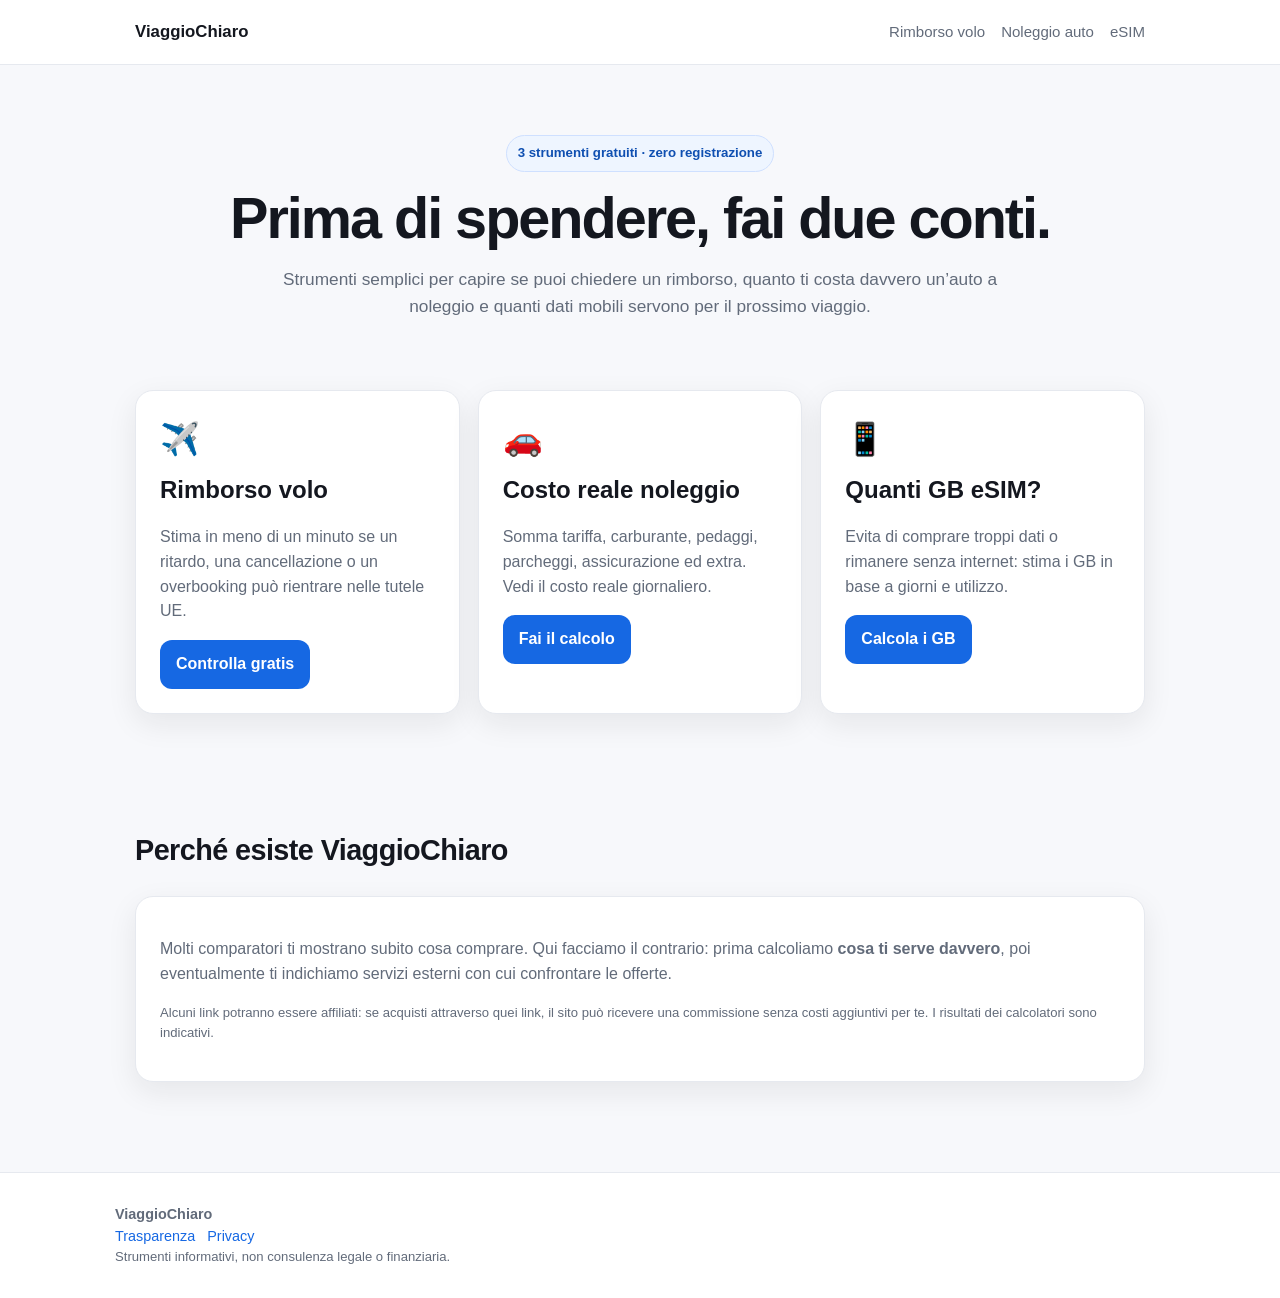
<file: index.html>
<!doctype html>
<html lang="it">
<head>
<meta charset="utf-8"><meta name="viewport" content="width=device-width,initial-scale=1">
<title>ViaggioChiaro — strumenti gratuiti per spendere meno in viaggio</title>
<meta name="description" content="Calcola gratis un possibile rimborso volo, il costo reale del noleggio auto e quanti GB eSIM ti servono. Nessuna registrazione.">
<link rel="stylesheet" href="styles.css">
</head>
<body>
<header><div class="wrap nav">
<a class="brand" href="index.html">ViaggioChiaro</a>
<nav class="navlinks"><a href="rimborso-volo.html">Rimborso volo</a><a href="costo-noleggio-auto.html">Noleggio auto</a><a href="quanti-gb-esim.html">eSIM</a></nav>
</div></header>

<main>
<section class="hero"><div class="wrap">
<span class="eyebrow">3 strumenti gratuiti · zero registrazione</span>
<h1>Prima di spendere, fai due conti.</h1>
<p class="lead">Strumenti semplici per capire se puoi chiedere un rimborso, quanto ti costa davvero un’auto a noleggio e quanti dati mobili servono per il prossimo viaggio.</p>
</div></section>

<div class="wrap">
<section class="grid">
<article class="card"><div class="icon">✈️</div><h2>Rimborso volo</h2><p>Stima in meno di un minuto se un ritardo, una cancellazione o un overbooking può rientrare nelle tutele UE.</p><a class="btn" href="rimborso-volo.html">Controlla gratis</a></article>
<article class="card"><div class="icon">🚗</div><h2>Costo reale noleggio</h2><p>Somma tariffa, carburante, pedaggi, parcheggi, assicurazione ed extra. Vedi il costo reale giornaliero.</p><a class="btn" href="costo-noleggio-auto.html">Fai il calcolo</a></article>
<article class="card"><div class="icon">📱</div><h2>Quanti GB eSIM?</h2><p>Evita di comprare troppi dati o rimanere senza internet: stima i GB in base a giorni e utilizzo.</p><a class="btn" href="quanti-gb-esim.html">Calcola i GB</a></article>
</section>

<section class="section">
<h2>Perché esiste ViaggioChiaro</h2>
<div class="card">
<p>Molti comparatori ti mostrano subito cosa comprare. Qui facciamo il contrario: prima calcoliamo <strong>cosa ti serve davvero</strong>, poi eventualmente ti indichiamo servizi esterni con cui confrontare le offerte.</p>
<p class="mini">Alcuni link potranno essere affiliati: se acquisti attraverso quei link, il sito può ricevere una commissione senza costi aggiuntivi per te. I risultati dei calcolatori sono indicativi.</p>
</div>
</section>
</div>
</main>

<footer><div class="wrap footer"><strong>ViaggioChiaro</strong><br>
<a href="trasparenza.html">Trasparenza</a><a href="privacy.html">Privacy</a>
<div class="mini">Strumenti informativi, non consulenza legale o finanziaria.</div></div></footer>
</body></html>
</file>
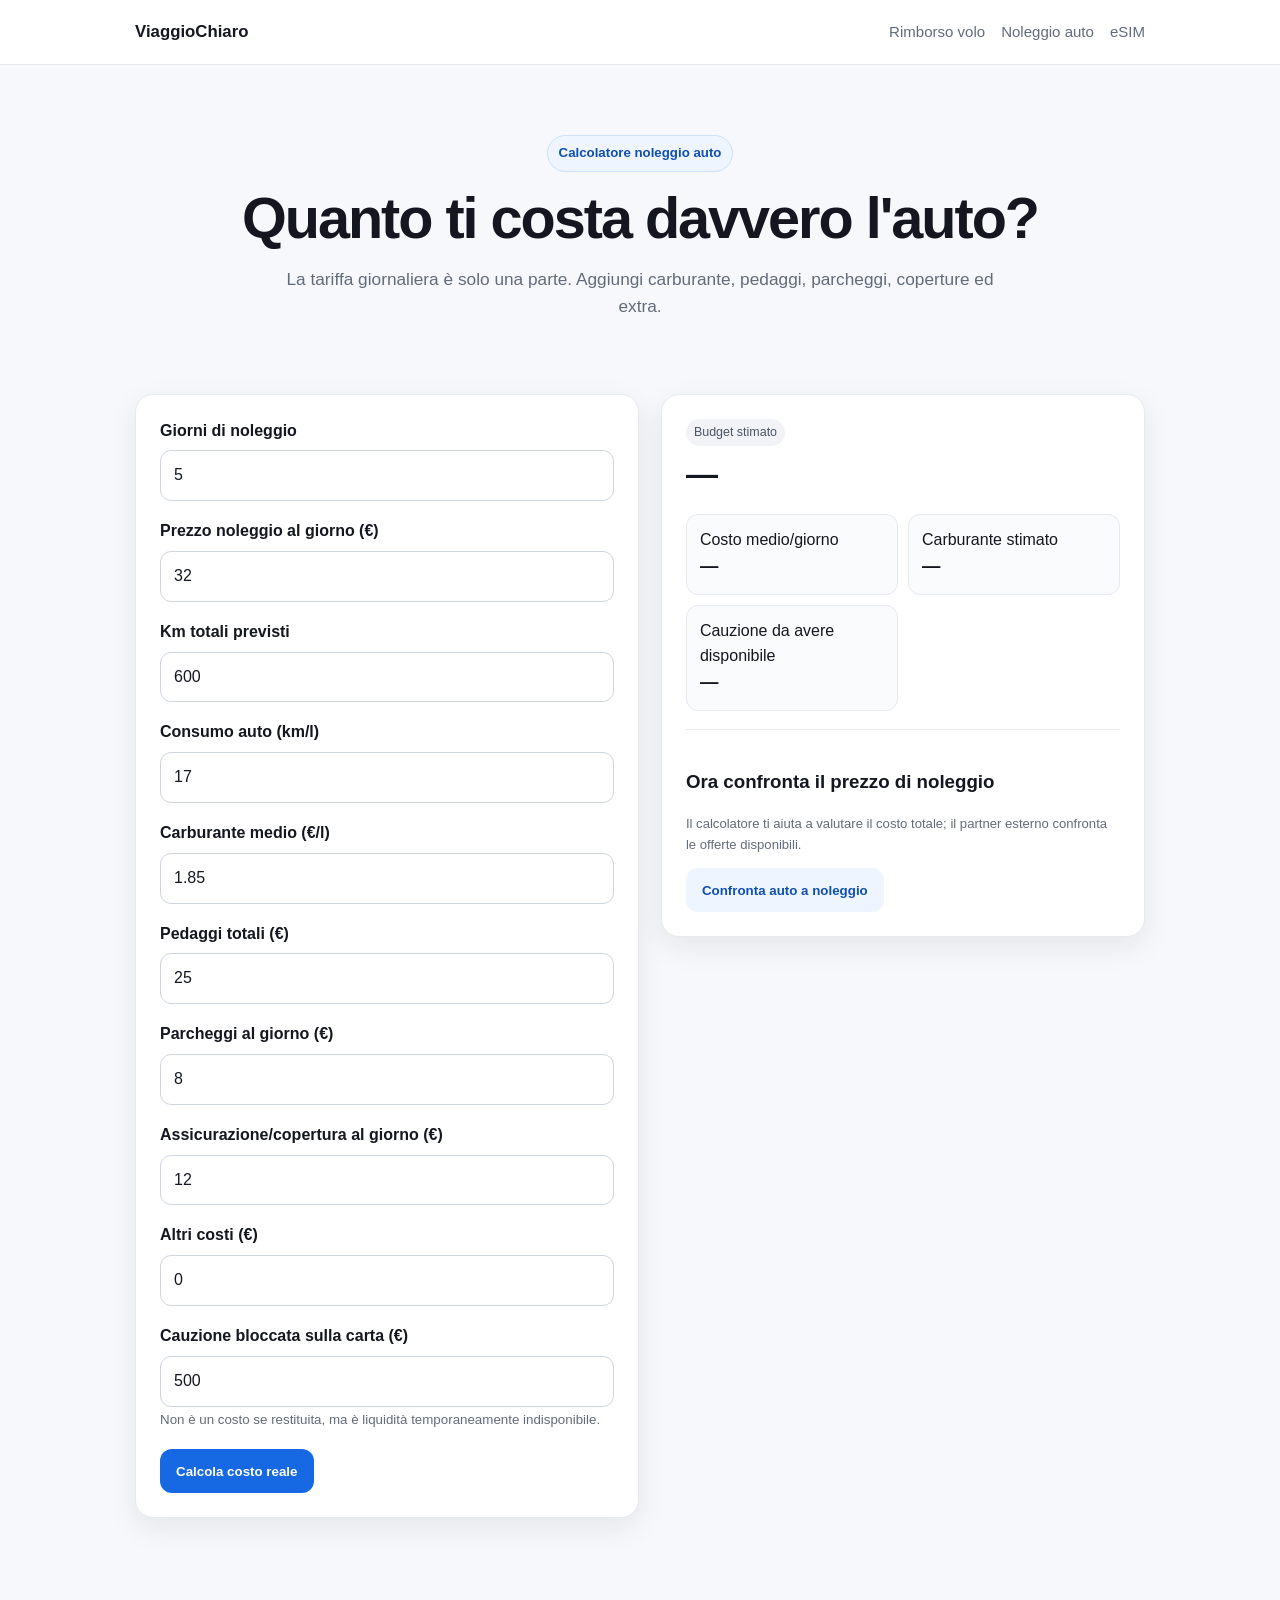
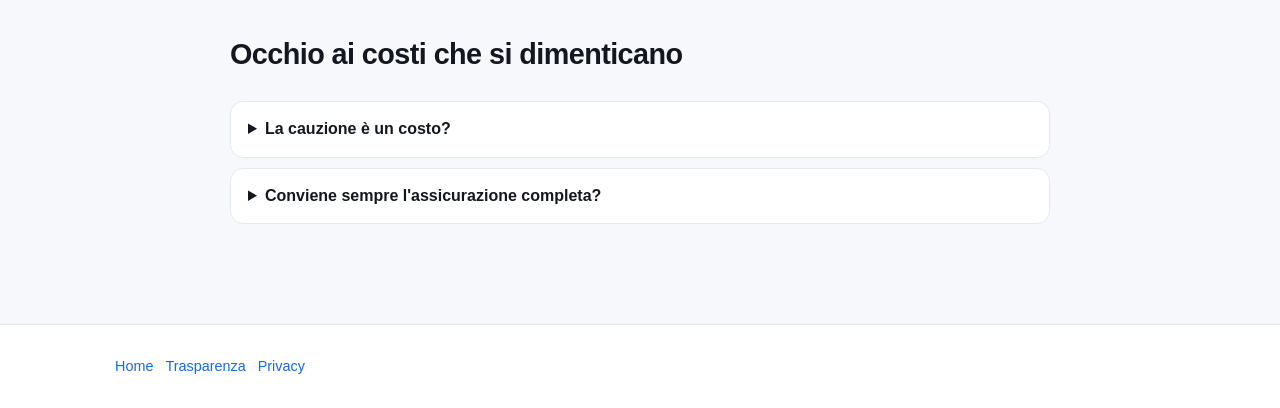
<file: costo-noleggio-auto.html>
<!doctype html>
<html lang="it">
<head>
<meta charset="utf-8"><meta name="viewport" content="width=device-width,initial-scale=1">
<title>Costo reale noleggio auto: calcolatore gratuito | ViaggioChiaro</title>
<meta name="description" content="Calcola il costo reale di un'auto a noleggio: tariffa, carburante, pedaggi, parcheggi, assicurazione ed extra.">
<link rel="stylesheet" href="styles.css"><script src="config.js"></script><script defer src="app.js"></script>
</head>
<body>
<header><div class="wrap nav"><a class="brand" href="index.html">ViaggioChiaro</a><nav class="navlinks"><a href="rimborso-volo.html">Rimborso volo</a><a href="costo-noleggio-auto.html">Noleggio auto</a><a href="quanti-gb-esim.html">eSIM</a></nav></div></header>
<main class="wrap">
<section class="hero"><span class="eyebrow">Calcolatore noleggio auto</span><h1>Quanto ti costa davvero l'auto?</h1><p class="lead">La tariffa giornaliera è solo una parte. Aggiungi carburante, pedaggi, parcheggi, coperture ed extra.</p></section>
<section class="tool">
<div class="form-card">
<div class="field"><label>Giorni di noleggio</label><input id="days" type="number" min="1" value="5"></div>
<div class="field"><label>Prezzo noleggio al giorno (€)</label><input id="rental" type="number" min="0" step=".01" value="32"></div>
<div class="field"><label>Km totali previsti</label><input id="km" type="number" min="0" value="600"></div>
<div class="field"><label>Consumo auto (km/l)</label><input id="kml" type="number" min="1" step=".1" value="17"></div>
<div class="field"><label>Carburante medio (€/l)</label><input id="fuel" type="number" min="0" step=".01" value="1.85"></div>
<div class="field"><label>Pedaggi totali (€)</label><input id="toll" type="number" min="0" step=".01" value="25"></div>
<div class="field"><label>Parcheggi al giorno (€)</label><input id="parking" type="number" min="0" step=".01" value="8"></div>
<div class="field"><label>Assicurazione/copertura al giorno (€)</label><input id="insurance" type="number" min="0" step=".01" value="12"></div>
<div class="field"><label>Altri costi (€)</label><input id="extras" type="number" min="0" step=".01" value="0"></div>
<div class="field"><label>Cauzione bloccata sulla carta (€)</label><input id="deposit" type="number" min="0" step=".01" value="500"><small>Non è un costo se restituita, ma è liquidità temporaneamente indisponibile.</small></div>
<button class="btn" onclick="carCalc()">Calcola costo reale</button>
</div>
<div class="result-card">
<span class="badge">Budget stimato</span><div id="carTotal" class="result-big">—</div>
<div class="kpis"><div class="kpi"><span>Costo medio/giorno</span><strong id="carDaily">—</strong></div><div class="kpi"><span>Carburante stimato</span><strong id="fuelCost">—</strong></div><div class="kpi"><span>Cauzione da avere disponibile</span><strong id="depositOut">—</strong></div></div>
<div class="aff"><h3>Ora confronta il prezzo di noleggio</h3><p class="mini">Il calcolatore ti aiuta a valutare il costo totale; il partner esterno confronta le offerte disponibili.</p><button class="btn secondary" onclick="affiliateClick('discovercars')">Confronta auto a noleggio</button></div>
</div>
</section>
<section class="section faq"><h2>Occhio ai costi che si dimenticano</h2>
<details><summary>La cauzione è un costo?</summary><p>Normalmente no, se viene sbloccata integralmente. Però può richiedere una carta con plafond sufficiente e ridurre la liquidità disponibile durante il viaggio.</p></details>
<details><summary>Conviene sempre l'assicurazione completa?</summary><p>Dipende da franchigia, esclusioni e coperture già disponibili. Confronta il costo della protezione con il rischio economico che sei disposto a sostenere.</p></details>
</section>
</main>
<footer><div class="wrap footer"><a href="index.html">Home</a><a href="trasparenza.html">Trasparenza</a><a href="privacy.html">Privacy</a></div></footer>
</body></html>
</file>
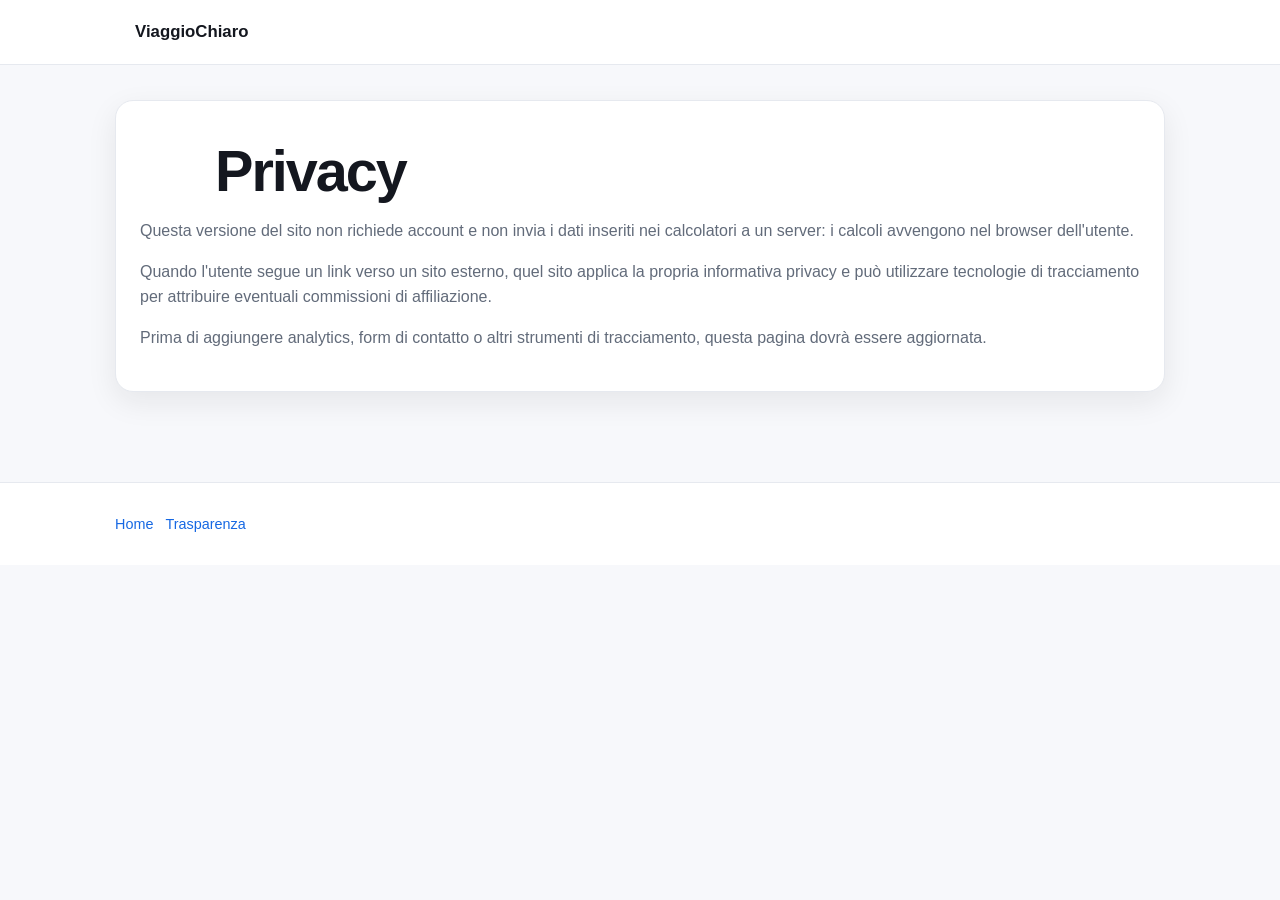
<file: privacy.html>
<!doctype html><html lang="it"><head><meta charset="utf-8"><meta name="viewport" content="width=device-width,initial-scale=1"><title>Privacy | ViaggioChiaro</title><link rel="stylesheet" href="styles.css"></head><body>
<header><div class="wrap nav"><a class="brand" href="index.html">ViaggioChiaro</a></div></header>
<main class="wrap section"><div class="card"><h1>Privacy</h1><p>Questa versione del sito non richiede account e non invia i dati inseriti nei calcolatori a un server: i calcoli avvengono nel browser dell'utente.</p><p>Quando l'utente segue un link verso un sito esterno, quel sito applica la propria informativa privacy e può utilizzare tecnologie di tracciamento per attribuire eventuali commissioni di affiliazione.</p><p>Prima di aggiungere analytics, form di contatto o altri strumenti di tracciamento, questa pagina dovrà essere aggiornata.</p></div></main>
<footer><div class="wrap footer"><a href="index.html">Home</a><a href="trasparenza.html">Trasparenza</a></div></footer></body></html>
</file>
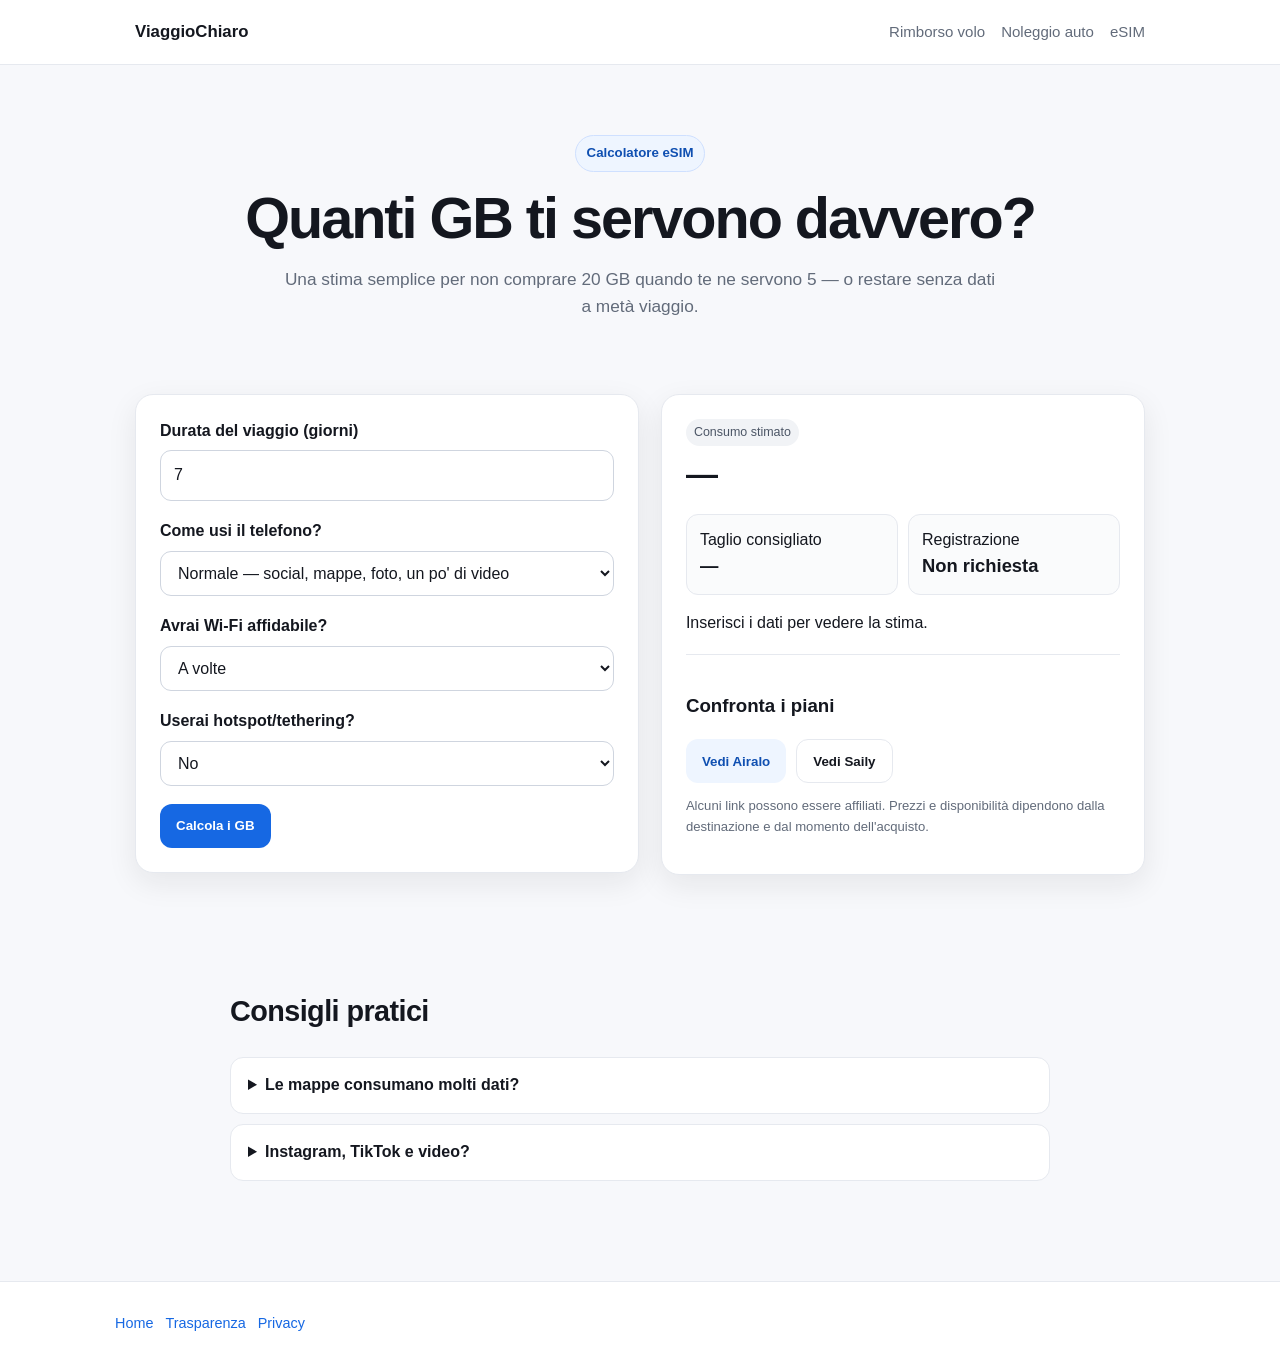
<file: quanti-gb-esim.html>
<!doctype html>
<html lang="it">
<head>
<meta charset="utf-8"><meta name="viewport" content="width=device-width,initial-scale=1">
<title>Quanti GB eSIM servono in viaggio? Calcolatore gratuito | ViaggioChiaro</title>
<meta name="description" content="Calcola quanti GB di eSIM ti servono per il viaggio in base ai giorni, all'uso dello smartphone, Wi‑Fi e hotspot.">
<link rel="stylesheet" href="styles.css"><script src="config.js"></script><script defer src="app.js"></script>
</head>
<body>
<header><div class="wrap nav"><a class="brand" href="index.html">ViaggioChiaro</a><nav class="navlinks"><a href="rimborso-volo.html">Rimborso volo</a><a href="costo-noleggio-auto.html">Noleggio auto</a><a href="quanti-gb-esim.html">eSIM</a></nav></div></header>
<main class="wrap">
<section class="hero"><span class="eyebrow">Calcolatore eSIM</span><h1>Quanti GB ti servono davvero?</h1><p class="lead">Una stima semplice per non comprare 20 GB quando te ne servono 5 — o restare senza dati a metà viaggio.</p></section>
<section class="tool">
<div class="form-card">
<div class="field"><label>Durata del viaggio (giorni)</label><input id="esimDays" type="number" min="1" value="7"></div>
<div class="field"><label>Come usi il telefono?</label><select id="profile">
<option value=".3">Leggero — chat, mappe, email</option>
<option value=".8" selected>Normale — social, mappe, foto, un po' di video</option>
<option value="1.5">Intenso — molto social/video</option>
<option value="3">Molto intenso — video frequenti, lavoro mobile</option></select></div>
<div class="field"><label>Avrai Wi‑Fi affidabile?</label><select id="wifi"><option value="sometimes">A volte</option><option value="often">Spesso</option><option value="rarely">Quasi mai</option></select></div>
<div class="field"><label>Userai hotspot/tethering?</label><select id="hotspot"><option value="no">No</option><option value="yes">Sì</option></select></div>
<button class="btn" onclick="esimCalc()">Calcola i GB</button>
</div>
<div class="result-card">
<span class="badge">Consumo stimato</span><div id="esimEstimate" class="result-big">—</div>
<div class="kpis"><div class="kpi"><span>Taglio consigliato</span><strong id="esimRec">—</strong></div><div class="kpi"><span>Registrazione</span><strong>Non richiesta</strong></div></div>
<p id="esimMsg">Inserisci i dati per vedere la stima.</p>
<div class="aff"><h3>Confronta i piani</h3><div class="aff-grid"><button class="btn secondary" onclick="affiliateClick('airalo')">Vedi Airalo</button><button class="btn ghost" onclick="affiliateClick('saily')">Vedi Saily</button></div><p class="mini">Alcuni link possono essere affiliati. Prezzi e disponibilità dipendono dalla destinazione e dal momento dell'acquisto.</p></div>
</div>
</section>
<section class="section faq"><h2>Consigli pratici</h2>
<details><summary>Le mappe consumano molti dati?</summary><p>Di solito molto meno dello streaming video. Scaricare le mappe offline prima di partire può ridurre ulteriormente il consumo.</p></details>
<details><summary>Instagram, TikTok e video?</summary><p>Il video è una delle attività che consumano più dati. Se guardi molti Reel, TikTok o streaming fuori dal Wi‑Fi, scegli un profilo intenso o molto intenso.</p></details>
</section>
</main>
<footer><div class="wrap footer"><a href="index.html">Home</a><a href="trasparenza.html">Trasparenza</a><a href="privacy.html">Privacy</a></div></footer>
</body></html>
</file>
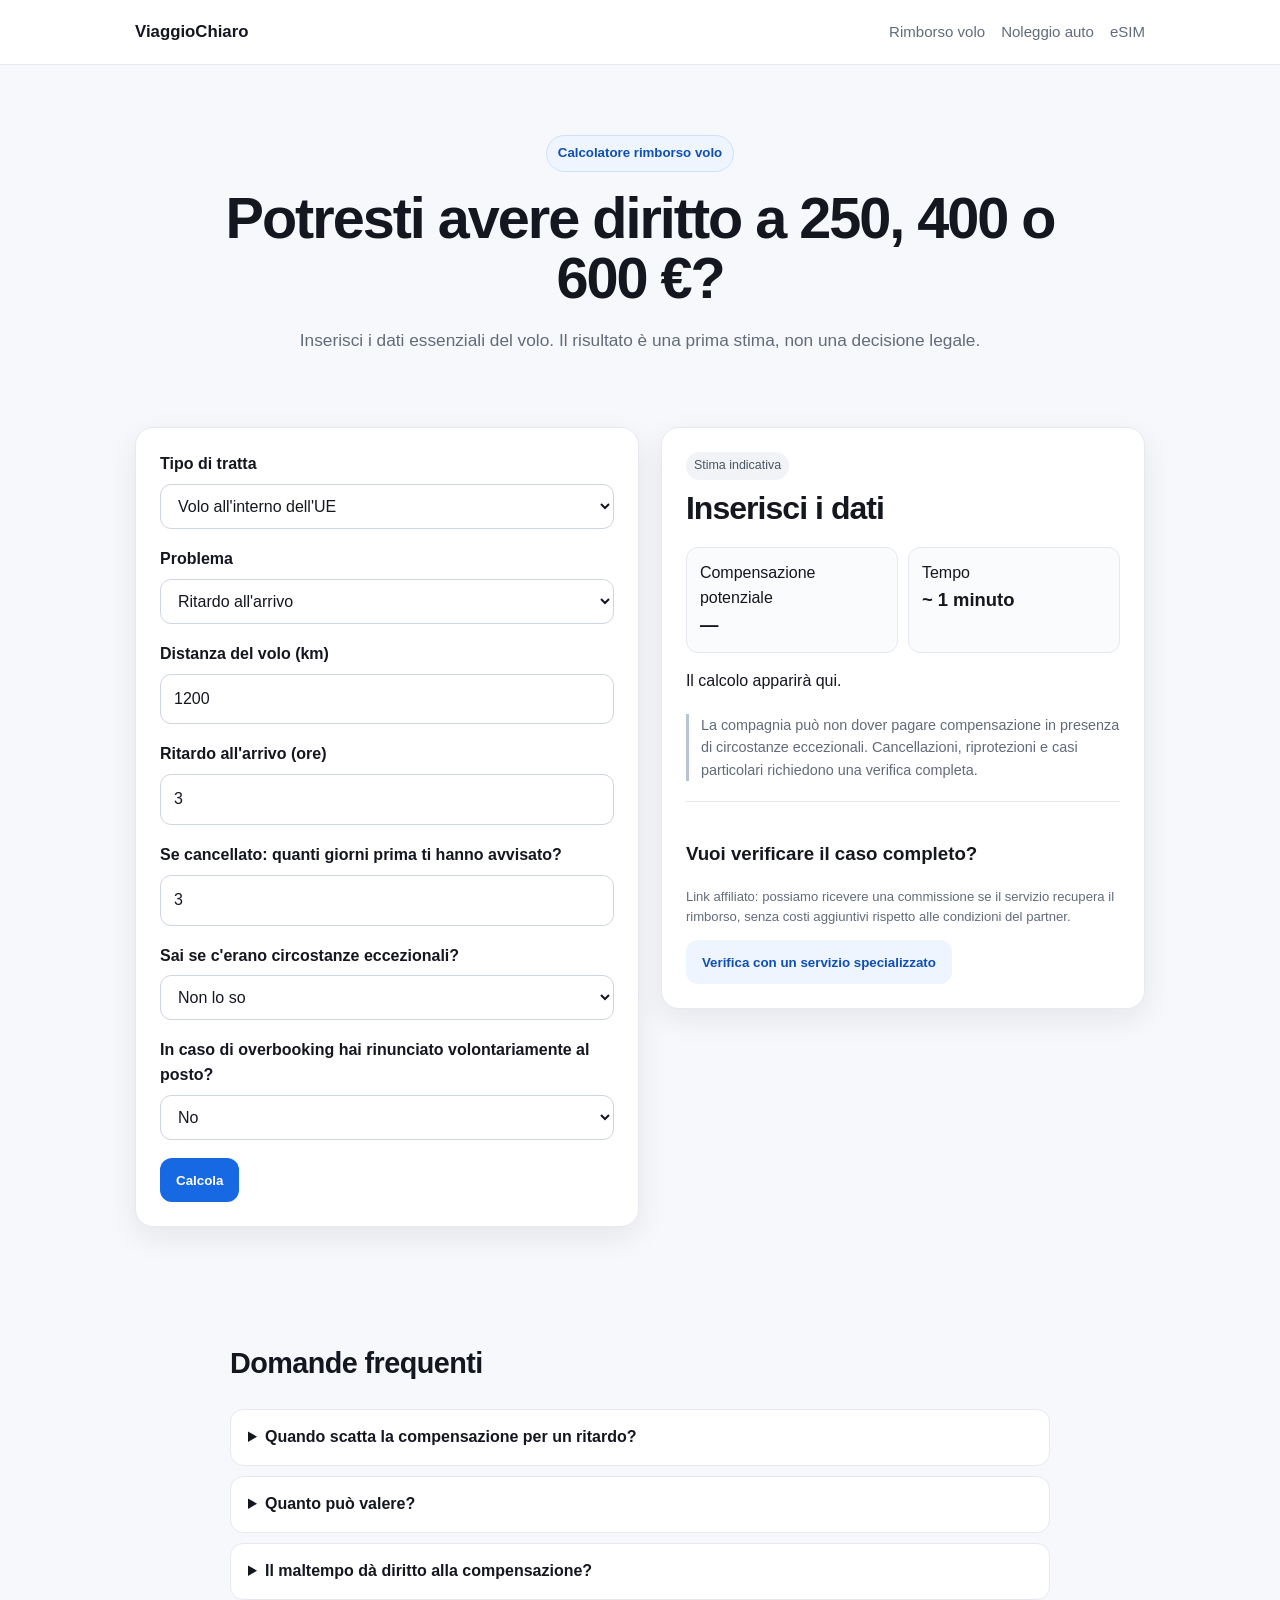
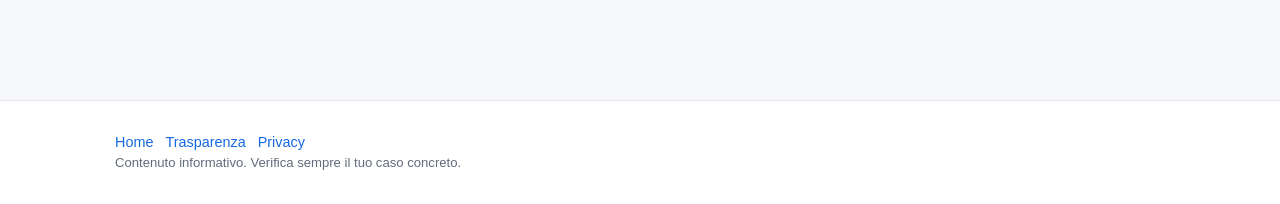
<file: rimborso-volo.html>
<!doctype html>
<html lang="it">
<head>
<meta charset="utf-8"><meta name="viewport" content="width=device-width,initial-scale=1">
<title>Rimborso volo: calcolatore gratuito EU261 | ViaggioChiaro</title>
<meta name="description" content="Ritardo, volo cancellato o overbooking? Stima gratuitamente se potresti avere diritto a compensazione secondo le regole UE.">
<link rel="stylesheet" href="styles.css">
<script src="config.js"></script><script defer src="app.js"></script>
</head>
<body>
<header><div class="wrap nav"><a class="brand" href="index.html">ViaggioChiaro</a><nav class="navlinks"><a href="rimborso-volo.html">Rimborso volo</a><a href="costo-noleggio-auto.html">Noleggio auto</a><a href="quanti-gb-esim.html">eSIM</a></nav></div></header>
<main class="wrap">
<section class="hero"><span class="eyebrow">Calcolatore rimborso volo</span><h1>Potresti avere diritto a 250, 400 o 600 €?</h1><p class="lead">Inserisci i dati essenziali del volo. Il risultato è una prima stima, non una decisione legale.</p></section>

<section class="tool">
<div class="form-card">
<div class="field"><label for="route">Tipo di tratta</label><select id="route">
<option value="within_eu">Volo all'interno dell'UE</option>
<option value="from_eu">Partenza dall'UE verso paese extra-UE</option>
<option value="to_eu_euairline">Arrivo nell'UE da extra-UE con compagnia UE</option>
<option value="other">Altro caso</option></select></div>

<div class="field"><label for="event">Problema</label><select id="event">
<option value="delay">Ritardo all'arrivo</option><option value="cancel">Cancellazione</option><option value="denied">Negato imbarco / overbooking</option></select></div>

<div class="field"><label for="distance">Distanza del volo (km)</label><input id="distance" type="number" min="1" value="1200"></div>
<div class="field"><label for="delay">Ritardo all'arrivo (ore)</label><input id="delay" type="number" min="0" step=".5" value="3"></div>
<div class="field"><label for="notice">Se cancellato: quanti giorni prima ti hanno avvisato?</label><input id="notice" type="number" min="0" value="3"></div>
<div class="field"><label for="extraordinary">Sai se c'erano circostanze eccezionali?</label><select id="extraordinary"><option value="unknown">Non lo so</option><option value="no">No</option><option value="yes">Sì</option></select></div>
<div class="field"><label for="voluntary">In caso di overbooking hai rinunciato volontariamente al posto?</label><select id="voluntary"><option value="no">No</option><option value="yes">Sì</option></select></div>
<button class="btn" onclick="flightCalc()">Calcola</button>
</div>

<div class="result-card">
<span class="badge">Stima indicativa</span>
<div id="flightStatus" class="result-big">Inserisci i dati</div>
<div class="kpis"><div class="kpi"><span>Compensazione potenziale</span><strong id="flightAmount">—</strong></div><div class="kpi"><span>Tempo</span><strong>~ 1 minuto</strong></div></div>
<p id="flightMsg">Il calcolo apparirà qui.</p>
<div class="notice">La compagnia può non dover pagare compensazione in presenza di circostanze eccezionali. Cancellazioni, riprotezioni e casi particolari richiedono una verifica completa.</div>
<div class="aff"><h3>Vuoi verificare il caso completo?</h3><p class="mini">Link affiliato: possiamo ricevere una commissione se il servizio recupera il rimborso, senza costi aggiuntivi rispetto alle condizioni del partner.</p><button class="btn secondary" onclick="affiliateClick('airhelp')">Verifica con un servizio specializzato</button></div>
</div>
</section>

<section class="section faq">
<h2>Domande frequenti</h2>
<details><summary>Quando scatta la compensazione per un ritardo?</summary><p>In generale, per i voli coperti dalle regole UE, un arrivo con almeno 3 ore di ritardo può dare diritto a compensazione se la causa non rientra nelle circostanze eccezionali.</p></details>
<details><summary>Quanto può valere?</summary><p>Gli importi standard dipendono soprattutto dalla distanza e dalla tratta: 250 €, 400 € o 600 € nei casi previsti.</p></details>
<details><summary>Il maltempo dà diritto alla compensazione?</summary><p>Condizioni meteo avverse possono essere considerate circostanze eccezionali e quindi escludere la compensazione pecuniaria, pur lasciando possibili altri diritti di assistenza.</p></details>
</section>
</main>
<footer><div class="wrap footer"><a href="index.html">Home</a><a href="trasparenza.html">Trasparenza</a><a href="privacy.html">Privacy</a><div class="mini">Contenuto informativo. Verifica sempre il tuo caso concreto.</div></div></footer>
</body></html>
</file>
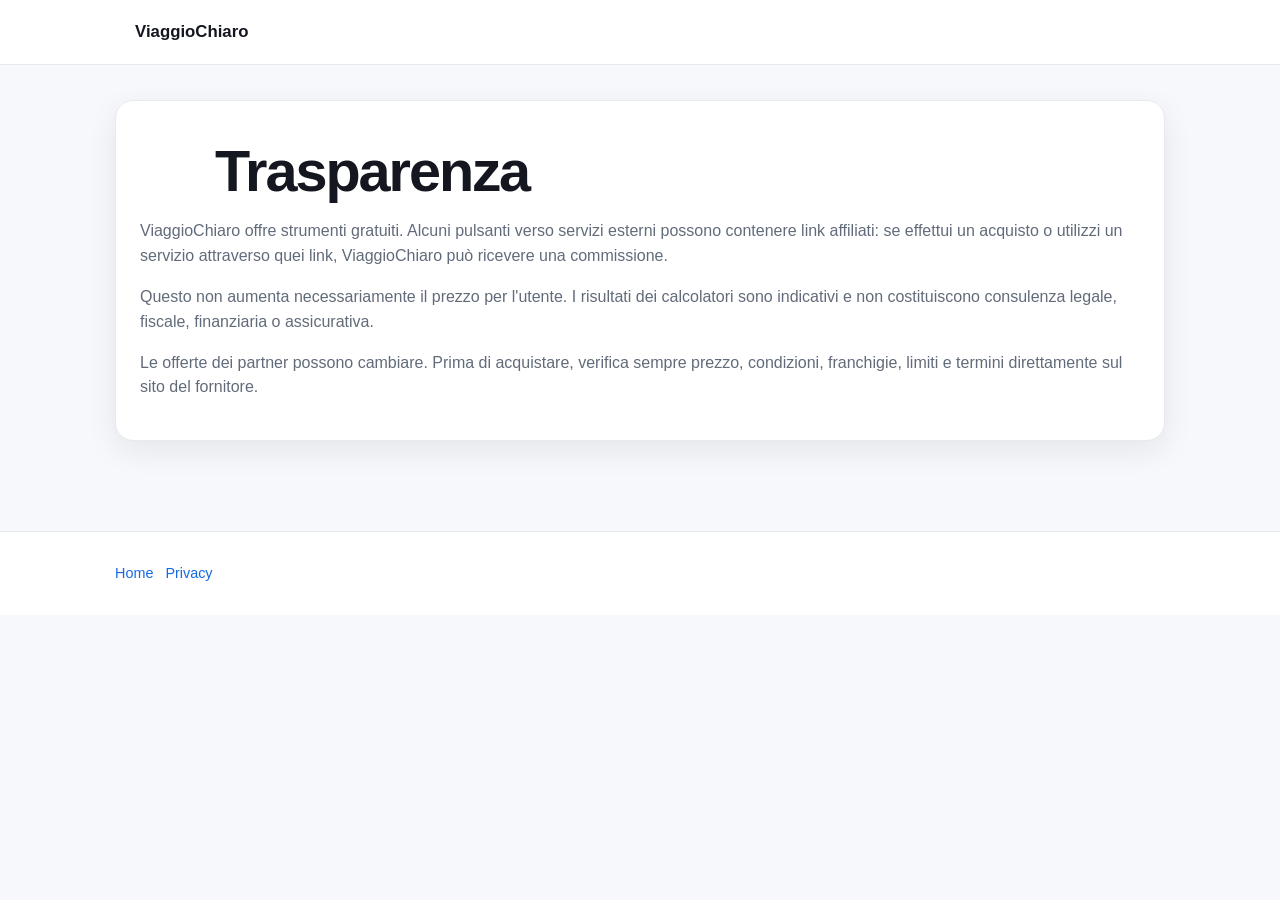
<file: trasparenza.html>
<!doctype html><html lang="it"><head><meta charset="utf-8"><meta name="viewport" content="width=device-width,initial-scale=1"><title>Trasparenza | ViaggioChiaro</title><link rel="stylesheet" href="styles.css"></head><body>
<header><div class="wrap nav"><a class="brand" href="index.html">ViaggioChiaro</a></div></header>
<main class="wrap section"><div class="card"><h1>Trasparenza</h1><p>ViaggioChiaro offre strumenti gratuiti. Alcuni pulsanti verso servizi esterni possono contenere link affiliati: se effettui un acquisto o utilizzi un servizio attraverso quei link, ViaggioChiaro può ricevere una commissione.</p><p>Questo non aumenta necessariamente il prezzo per l'utente. I risultati dei calcolatori sono indicativi e non costituiscono consulenza legale, fiscale, finanziaria o assicurativa.</p><p>Le offerte dei partner possono cambiare. Prima di acquistare, verifica sempre prezzo, condizioni, franchigie, limiti e termini direttamente sul sito del fornitore.</p></div></main>
<footer><div class="wrap footer"><a href="index.html">Home</a><a href="privacy.html">Privacy</a></div></footer></body></html>
</file>
<file: styles.css>
:root{
  --bg:#f7f8fb;--card:#ffffff;--text:#14171f;--muted:#626b7a;--line:#e6e9ef;
  --accent:#1668e3;--accent2:#0f4fb1;--ok:#0a7b45;--warn:#9a5b00;--danger:#b42318;
  --shadow:0 10px 30px rgba(20,23,31,.08);--radius:18px;
}
*{box-sizing:border-box}
html{scroll-behavior:smooth}
body{margin:0;font-family:-apple-system,BlinkMacSystemFont,"Segoe UI",Roboto,Helvetica,Arial,sans-serif;background:var(--bg);color:var(--text);line-height:1.55}
a{color:var(--accent);text-decoration:none}
a:hover{text-decoration:underline}
.wrap{max-width:1050px;margin:0 auto;padding:0 20px}
header{background:#fff;border-bottom:1px solid var(--line);position:sticky;top:0;z-index:20}
.nav{display:flex;align-items:center;justify-content:space-between;height:64px;gap:18px}
.brand{font-weight:800;font-size:1.05rem;color:var(--text)}
.navlinks{display:flex;gap:16px;flex-wrap:wrap}
.navlinks a{color:var(--muted);font-size:.94rem}
.hero{padding:70px 0 42px;text-align:center}
.eyebrow{display:inline-block;padding:7px 11px;border:1px solid #cfe0ff;background:#eef5ff;border-radius:999px;color:#0f4fb1;font-weight:700;font-size:.83rem}
h1{font-size:clamp(2rem,5vw,3.6rem);line-height:1.05;margin:16px auto 18px;max-width:850px;letter-spacing:-.035em}
.lead{max-width:720px;margin:0 auto;color:var(--muted);font-size:1.08rem}
.grid{display:grid;grid-template-columns:repeat(3,1fr);gap:18px;margin:28px 0 55px}
.card{background:var(--card);border:1px solid var(--line);border-radius:var(--radius);padding:24px;box-shadow:var(--shadow)}
.card h2,.card h3{margin-top:0;line-height:1.2}
.card p{color:var(--muted)}
.icon{font-size:2rem;margin-bottom:12px}
.btn{display:inline-flex;align-items:center;justify-content:center;border:0;border-radius:12px;background:var(--accent);color:#fff;padding:12px 16px;font-weight:750;cursor:pointer;text-decoration:none;min-height:44px}
.btn:hover{background:var(--accent2);text-decoration:none}
.btn.secondary{background:#eef5ff;color:#0f4fb1}
.btn.ghost{background:#fff;color:var(--text);border:1px solid var(--line)}
.section{padding:35px 0}
.section h2{font-size:1.8rem;letter-spacing:-.02em}
.tool{display:grid;grid-template-columns:1.02fr .98fr;gap:22px;align-items:start;margin:32px 0 55px}
.form-card,.result-card{background:#fff;border:1px solid var(--line);border-radius:var(--radius);padding:24px;box-shadow:var(--shadow)}
label{display:block;font-weight:700;margin:0 0 7px}
.field{margin-bottom:18px}
input,select{width:100%;padding:12px 13px;border:1px solid #cfd5df;border-radius:11px;font:inherit;background:#fff;color:var(--text)}
small,.hint{color:var(--muted)}
.result-box{border-radius:14px;padding:18px;background:#f3f7ff;border:1px solid #d5e3ff}
.result-big{font-size:2rem;font-weight:850;letter-spacing:-.03em;margin:4px 0}
.status-ok{color:var(--ok)} .status-warn{color:var(--warn)} .status-no{color:var(--danger)}
.kpis{display:grid;grid-template-columns:repeat(2,1fr);gap:10px;margin:14px 0}
.kpi{background:#fafbfc;border:1px solid var(--line);border-radius:12px;padding:13px}
.kpi strong{display:block;font-size:1.15rem}
.notice{font-size:.9rem;color:var(--muted);border-left:3px solid #b8c4d6;padding-left:12px;margin:20px 0}
.aff{margin-top:18px;padding-top:18px;border-top:1px solid var(--line)}
.aff-grid{display:flex;gap:10px;flex-wrap:wrap}
.badge{display:inline-block;font-size:.78rem;padding:4px 8px;border-radius:999px;background:#f1f3f6;color:#4b5565}
.faq{max-width:820px;margin:0 auto}
details{background:#fff;border:1px solid var(--line);border-radius:13px;padding:15px 17px;margin:10px 0}
summary{font-weight:750;cursor:pointer}
footer{border-top:1px solid var(--line);margin-top:55px;background:#fff}
.footer{padding:30px 0;color:var(--muted);font-size:.9rem}
.footer a{margin-right:12px}
.mini{font-size:.82rem;color:var(--muted)}
hr{border:0;border-top:1px solid var(--line);margin:22px 0}
ul.clean{padding-left:20px}
@media(max-width:800px){
  .grid,.tool{grid-template-columns:1fr}
  .navlinks{display:none}
  .hero{padding-top:48px}
  .kpis{grid-template-columns:1fr}
}
</file>
